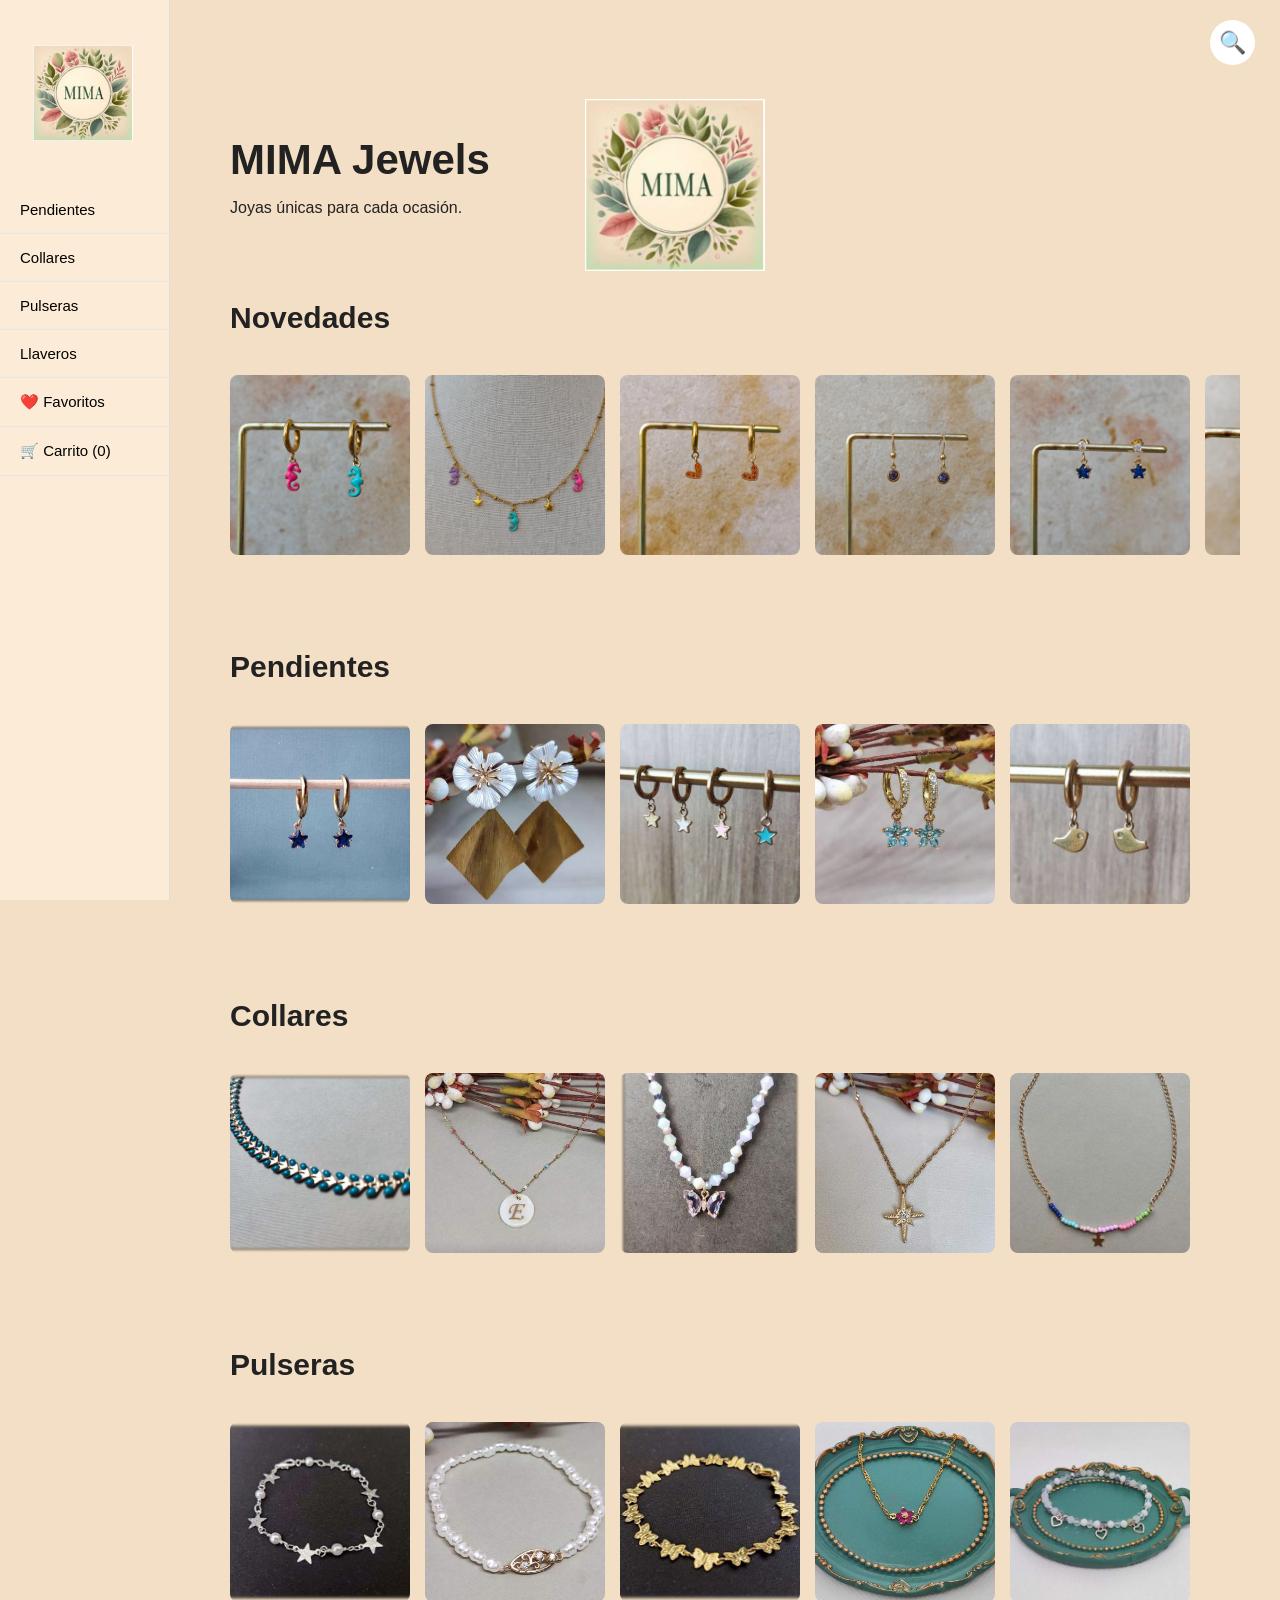
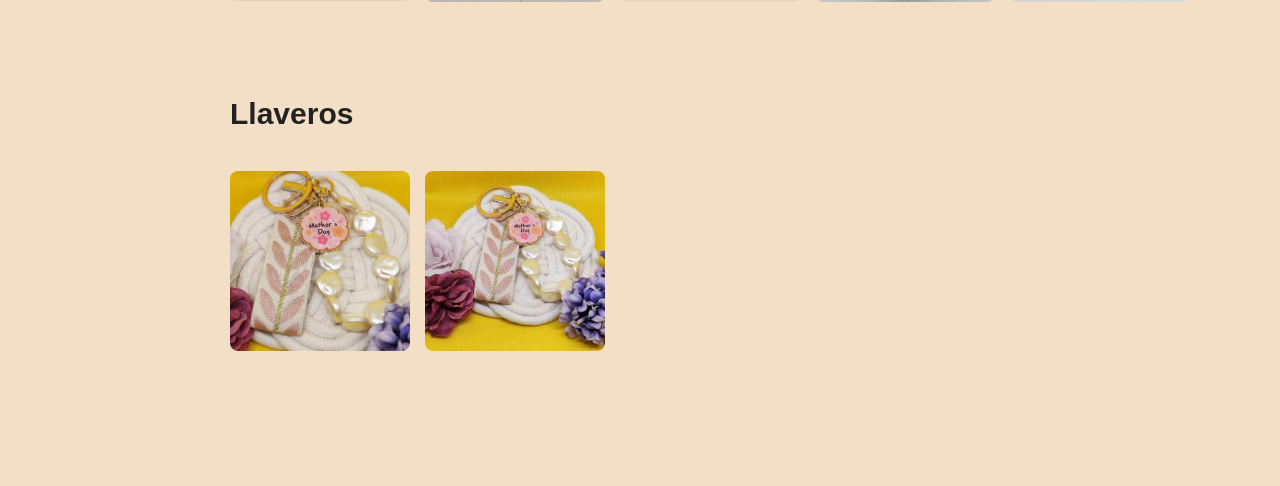
<file: index.html>
<!DOCTYPE html>
<html lang="es">
<head>
    <meta charset="UTF-8">
    <meta name="viewport" content="width=device-width, initial-scale=1.0">
    <title>MIMA Joyas</title>
   <link rel="stylesheet" href="css/style.css">
</head>

<body>

<nav>
    <a href="index.html" class="logo-menu">
      <img src="imagenes/iconos/Logo Mima.JPG" alt="MIMA Joyas">
    </a>
    <a href="pendientes.html">Pendientes</a>
    <a href="collares.html">Collares</a>
    <a href="pulseras.html">Pulseras</a>
    <a href="llaveros.html">Llaveros</a>
    <a href="favoritos.html">❤️ Favoritos</a>
    <a href="carrito.html" id="menu-carrito">🛒 Carrito (0)</a>
</nav>

<button id="boton-buscar" aria-label="Buscar">🔍</button>
<div id="buscador">
    <input type="text" id="campo-busqueda" placeholder="Buscar una joya...">
    <button id="cerrar-busqueda">✕</button>
</div>

<div id="resultados-busqueda"></div>

<main>

 <section id="inicio">
    <div class="titulo-logo">
      <h1>MIMA Jewels</h1>
      <img src="imagenes/iconos/Logo Mima.JPG" alt="Logo MIMA Jewels">
    </div>

    <p>Joyas únicas para cada ocasión.</p>
 </section>

<section id="novedades">
    <h2>Novedades</h2>

    <div class="carrusel-categoria" id="lista-novedades"></div>
</section>

<section id="pendientes">
    <h2><a href="pendientes.html">Pendientes</a></h2>

    <div class="carrusel-categoria">

        <a href="producto.html?id=blau-mari-pendientes">
            <img src="imagenes/pendientes/blau-mari.jpg" alt="Blau Marí">
        </a>

        <a href="producto.html?id=fleur">
            <img src="imagenes/pendientes/fleur.jpg" alt="Fleur">
        </a>

        <a href="producto.html?id=estrellas-pendientes">
            <img src="imagenes/pendientes/estrellas.JPG" alt="Estrellas">
        </a>

        <a href="producto.html?id=blau-clar">
            <img src="imagenes/pendientes/blau-clar.jpg" alt="Blau Clar">
        </a>

        <a href="producto.html?id=ruiseñor">
            <img src="imagenes/pendientes/ruiseñor.JPG" alt="Ruiseñor">
        </a>

    </div>
</section>

<section id="collares">
   <h2><a href="collares.html">Collares</a></h2>

    <div class="carrusel-categoria">

        <a href="producto.html?id=aguamarina">
            <img src="imagenes/collares/aguamarina.jpg" alt="Aguamarina">
        </a>

        <a href="producto.html?id=initial">
            <img src="imagenes/collares/initial.jpg" alt="Initial">
        </a>

        <a href="producto.html?id=rose">
            <img src="imagenes/collares/rose.jpg" alt="Rose">
        </a>

        <a href="producto.html?id=polus-stella">
            <img src="imagenes/collares/polus-stella.jpg" alt="Polus Stella">
        </a>

        <a href="producto.html?id=sami">
            <img src="imagenes/collares/sami.jpg" alt="Sami">
        </a>

    </div>
</section>

<section id="pulseras">
 <h2><a href="pulseras.html">Pulseras</a></h2>

    <div class="carrusel-categoria">

        <a href="producto.html?id=brilliant">
            <img src="imagenes/pulseras/brilliant.jpg" alt="Brilliant">
        </a>

        <a href="producto.html?id=fibula">
            <img src="imagenes/pulseras/fibula.jpg" alt="Fíbula">
        </a>

        <a href="producto.html?id=mariposas">
            <img src="imagenes/pulseras/mariposas.jpg" alt="Mariposas">
        </a>

        <a href="producto.html?id=zinnia">
            <img src="imagenes/pulseras/zinnia.jpg" alt="Zinnia">
        </a>

        <a href="producto.html?id=brisa">
            <img src="imagenes/pulseras/brisa.jpg" alt="Brisa">
        </a>

    </div>
</section>

<section id="llaveros">
  <h2><a href="llaveros.html">Llaveros</a></h2>

    <div class="carrusel-categoria">

        <a href="producto.html?id=mother´s-day">
            <img src="imagenes/llaveros/mother´s-day.jpg" alt="Mother's Day">
        </a>

        <a href="producto.html?id=mother´s-day">
            <img src="imagenes/llaveros/mother´s-day-2.jpg" alt="Mother's Day">
        </a>

    </div>
</section>

</main>

<script src="js/productos.js"></script>
<script src="js/producto.js"></script>
<script src="js/novedades.js"></script>
<script src="js/buscador.js"></script>
<script src="js/script.js"></script>
<script src="js/carrito-contador.js"></script>


</body>
</html>
</file>
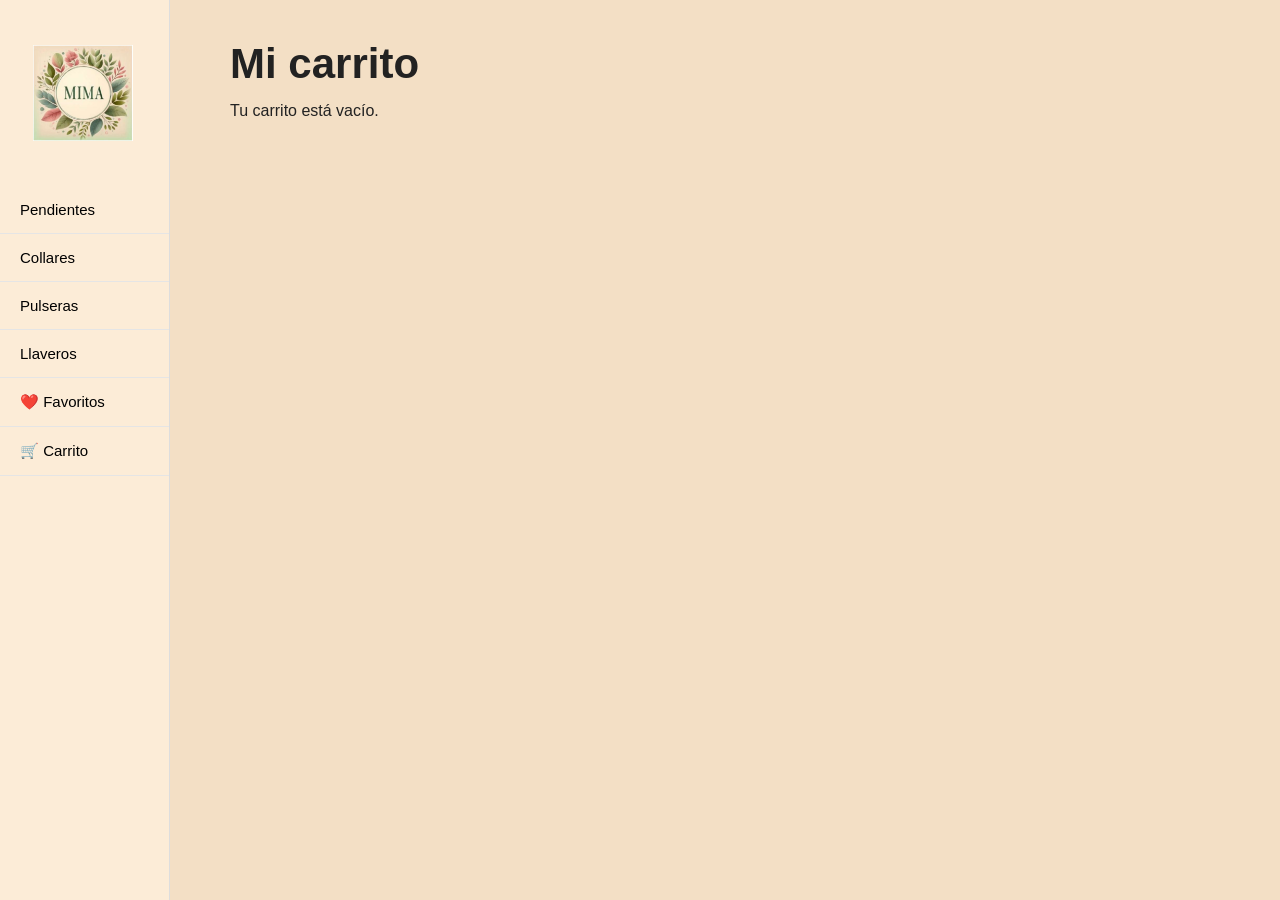
<file: carrito.html>
<!DOCTYPE html>
<html lang="es">

<head>
    <meta charset="UTF-8">
    <meta name="viewport" content="width=device-width, initial-scale=1.0">
    <title>Carrito - MIMA Joyas</title>
    <link rel="stylesheet" href="css/style.css">

</head>

<body>

<nav>

  <a href="index.html" class="logo-menu">
     <img src="imagenes/iconos/Logo Mima.JPG" alt="MIMA Joyas">
  </a>

    <a href="pendientes.html">Pendientes</a>
    <a href="collares.html">Collares</a>
    <a href="pulseras.html">Pulseras</a>
    <a href="llaveros.html">Llaveros</a>
    <a href="favoritos.html">❤️ Favoritos</a>
    <a href="carrito.html">🛒 Carrito</a>

</nav>

<main>

    <h1>Mi carrito</h1>

    <div id="contenido-carrito">

        <p>Tu carrito está vacío.</p>

    </div>

</main>

<script src="js/carrito.js"></script>
<script src="js/carrito-contador.js"></script>

</body>

</html>
</file>
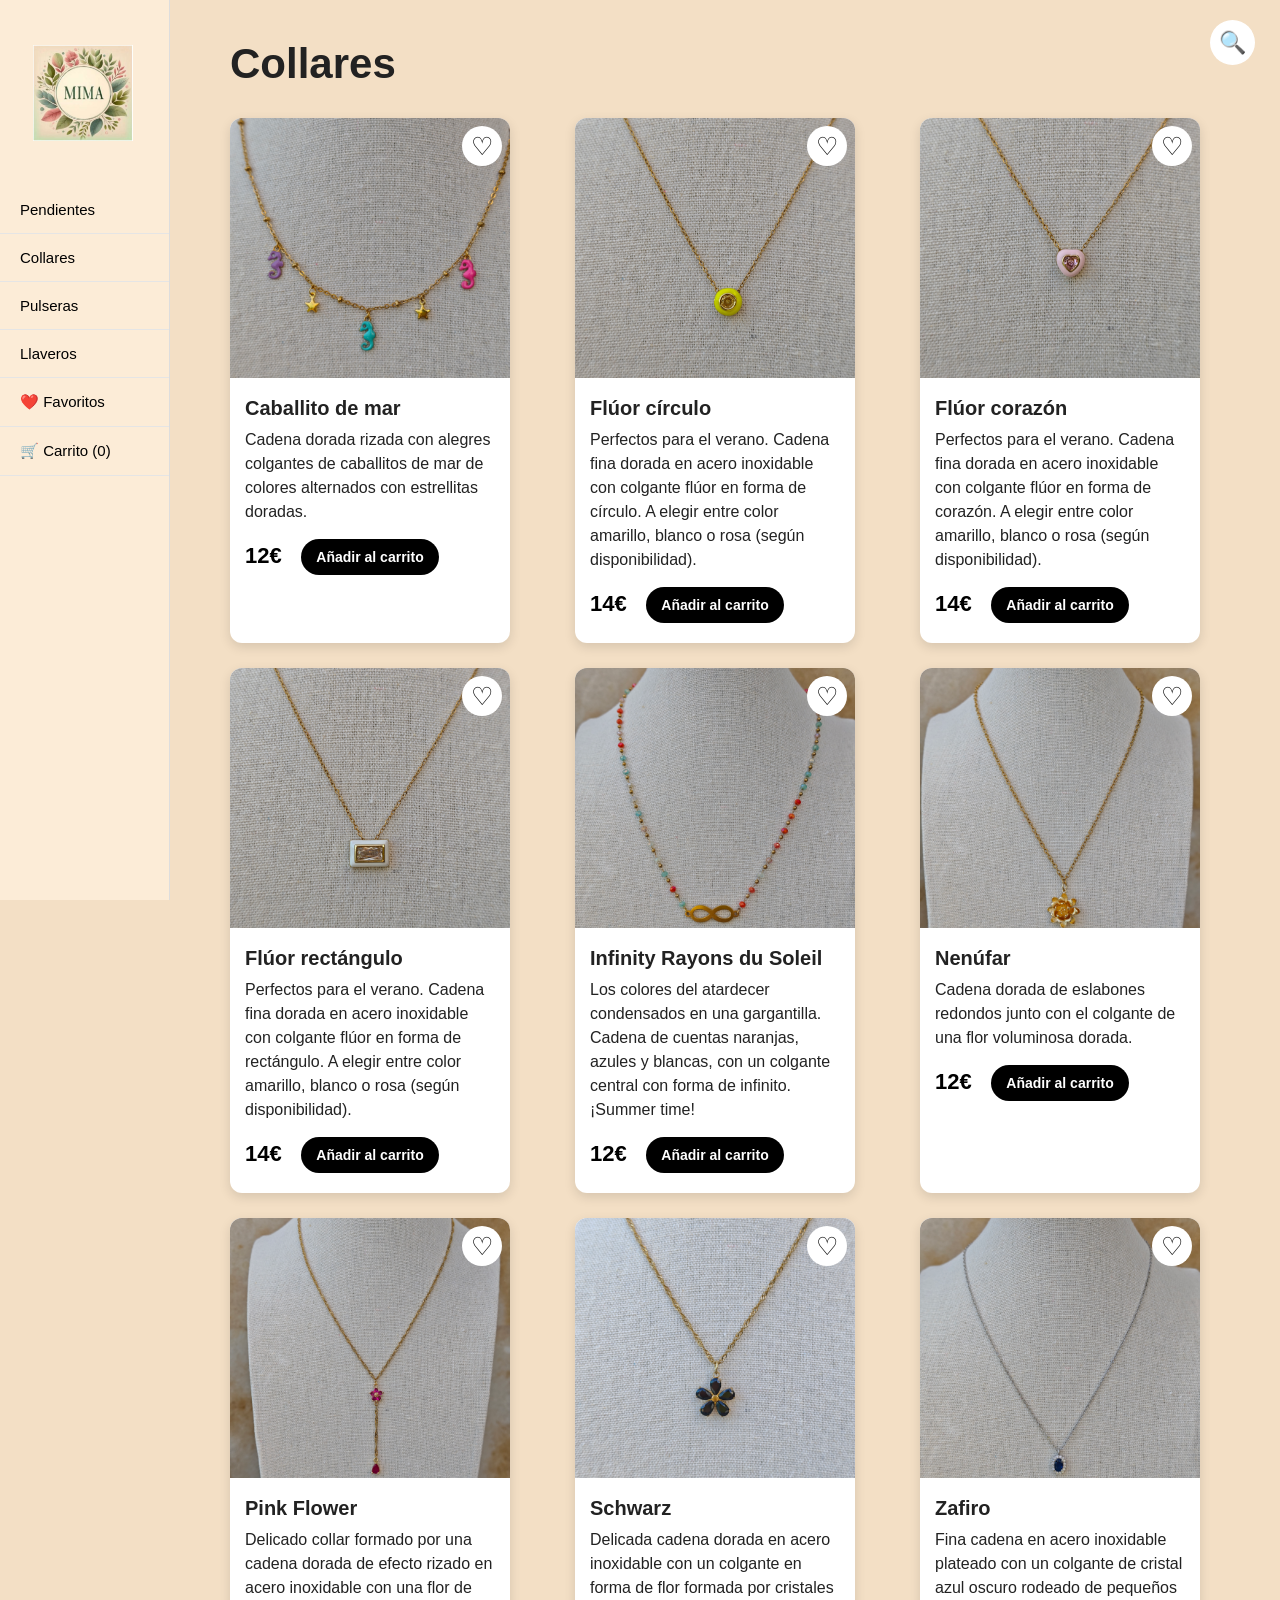
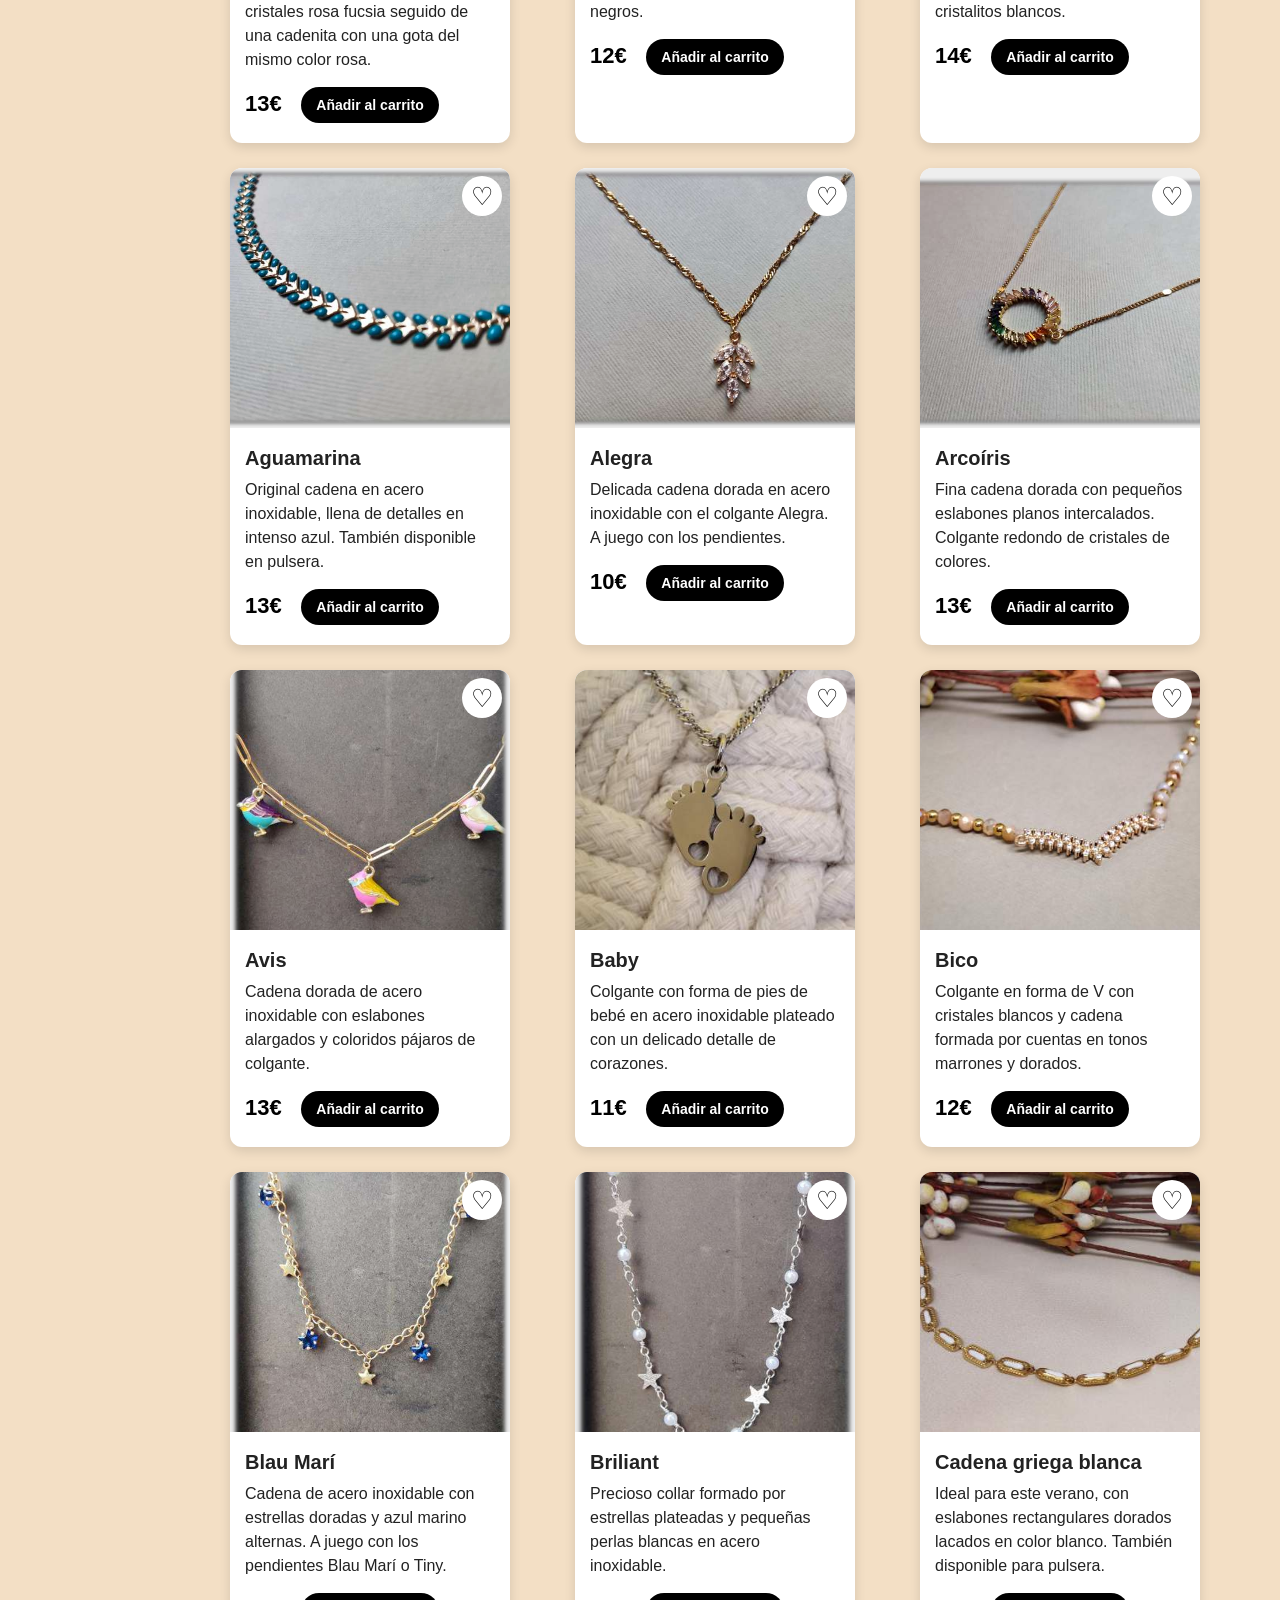
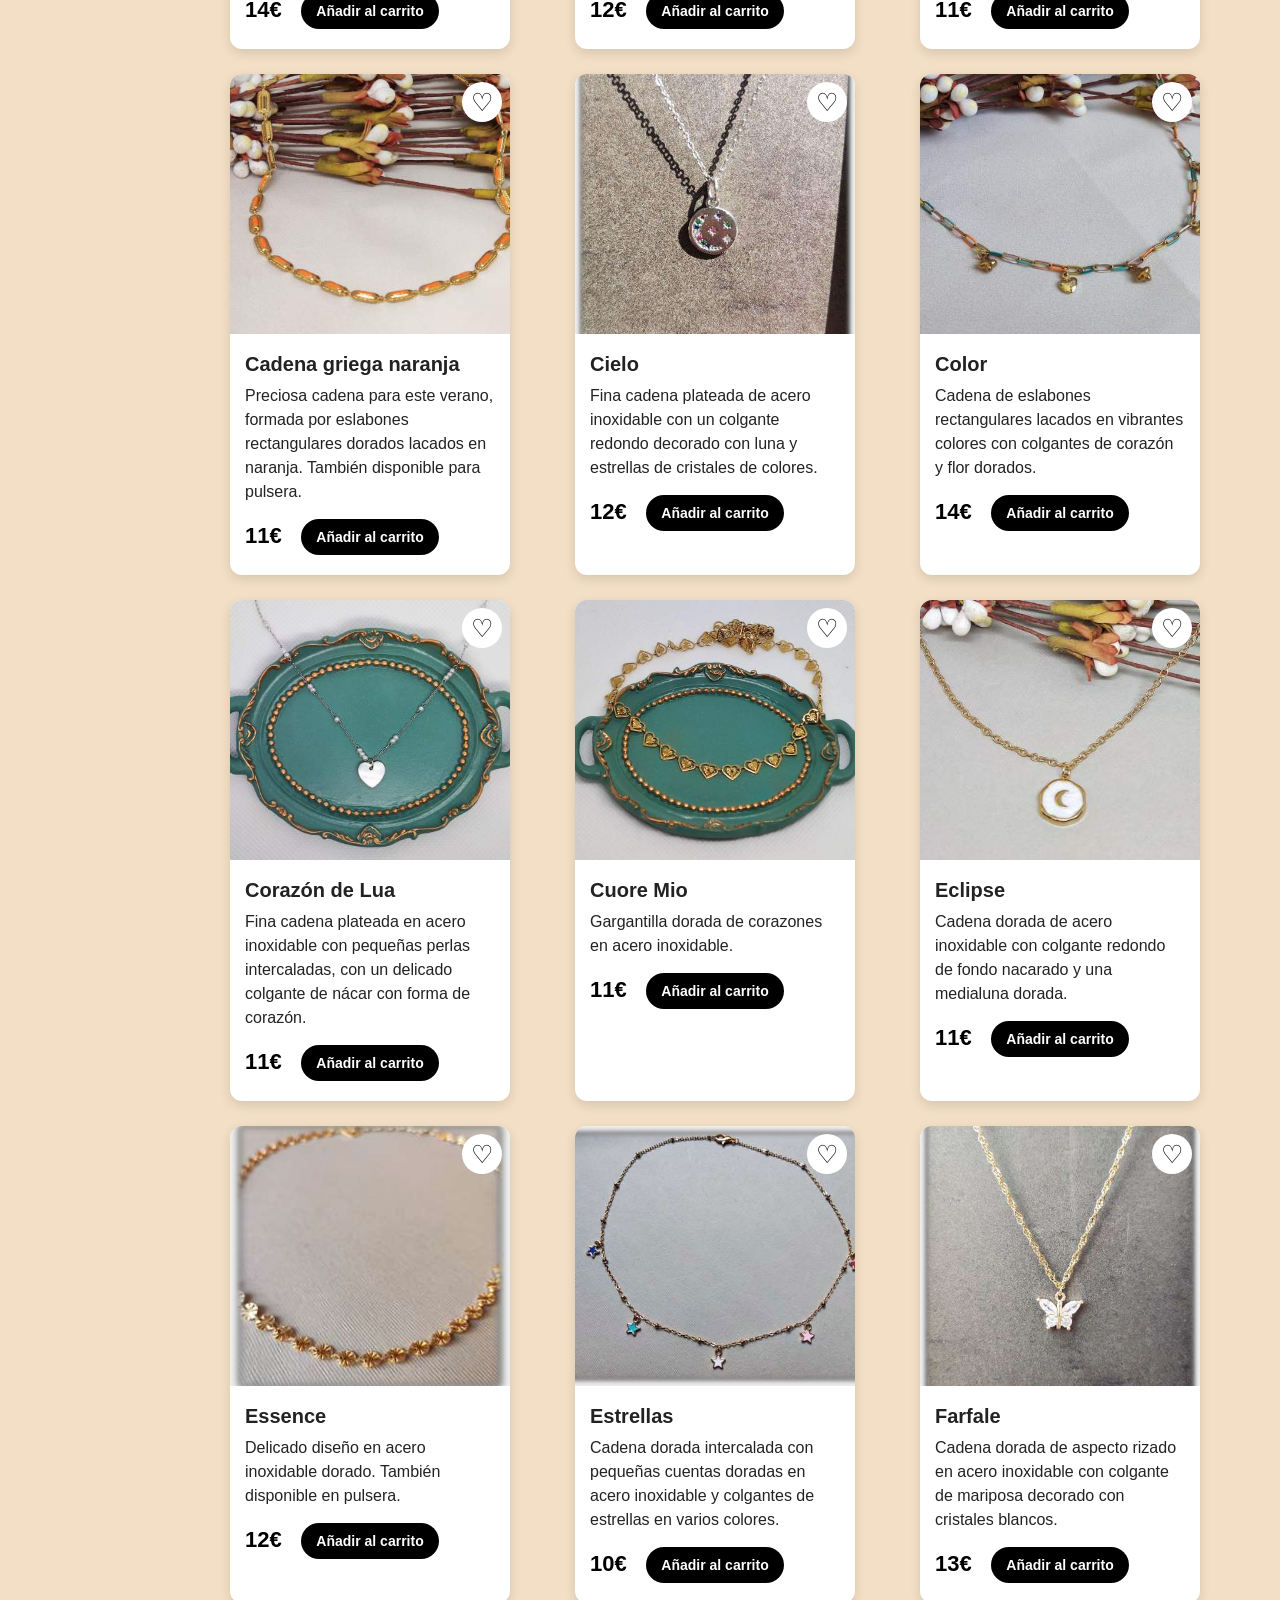
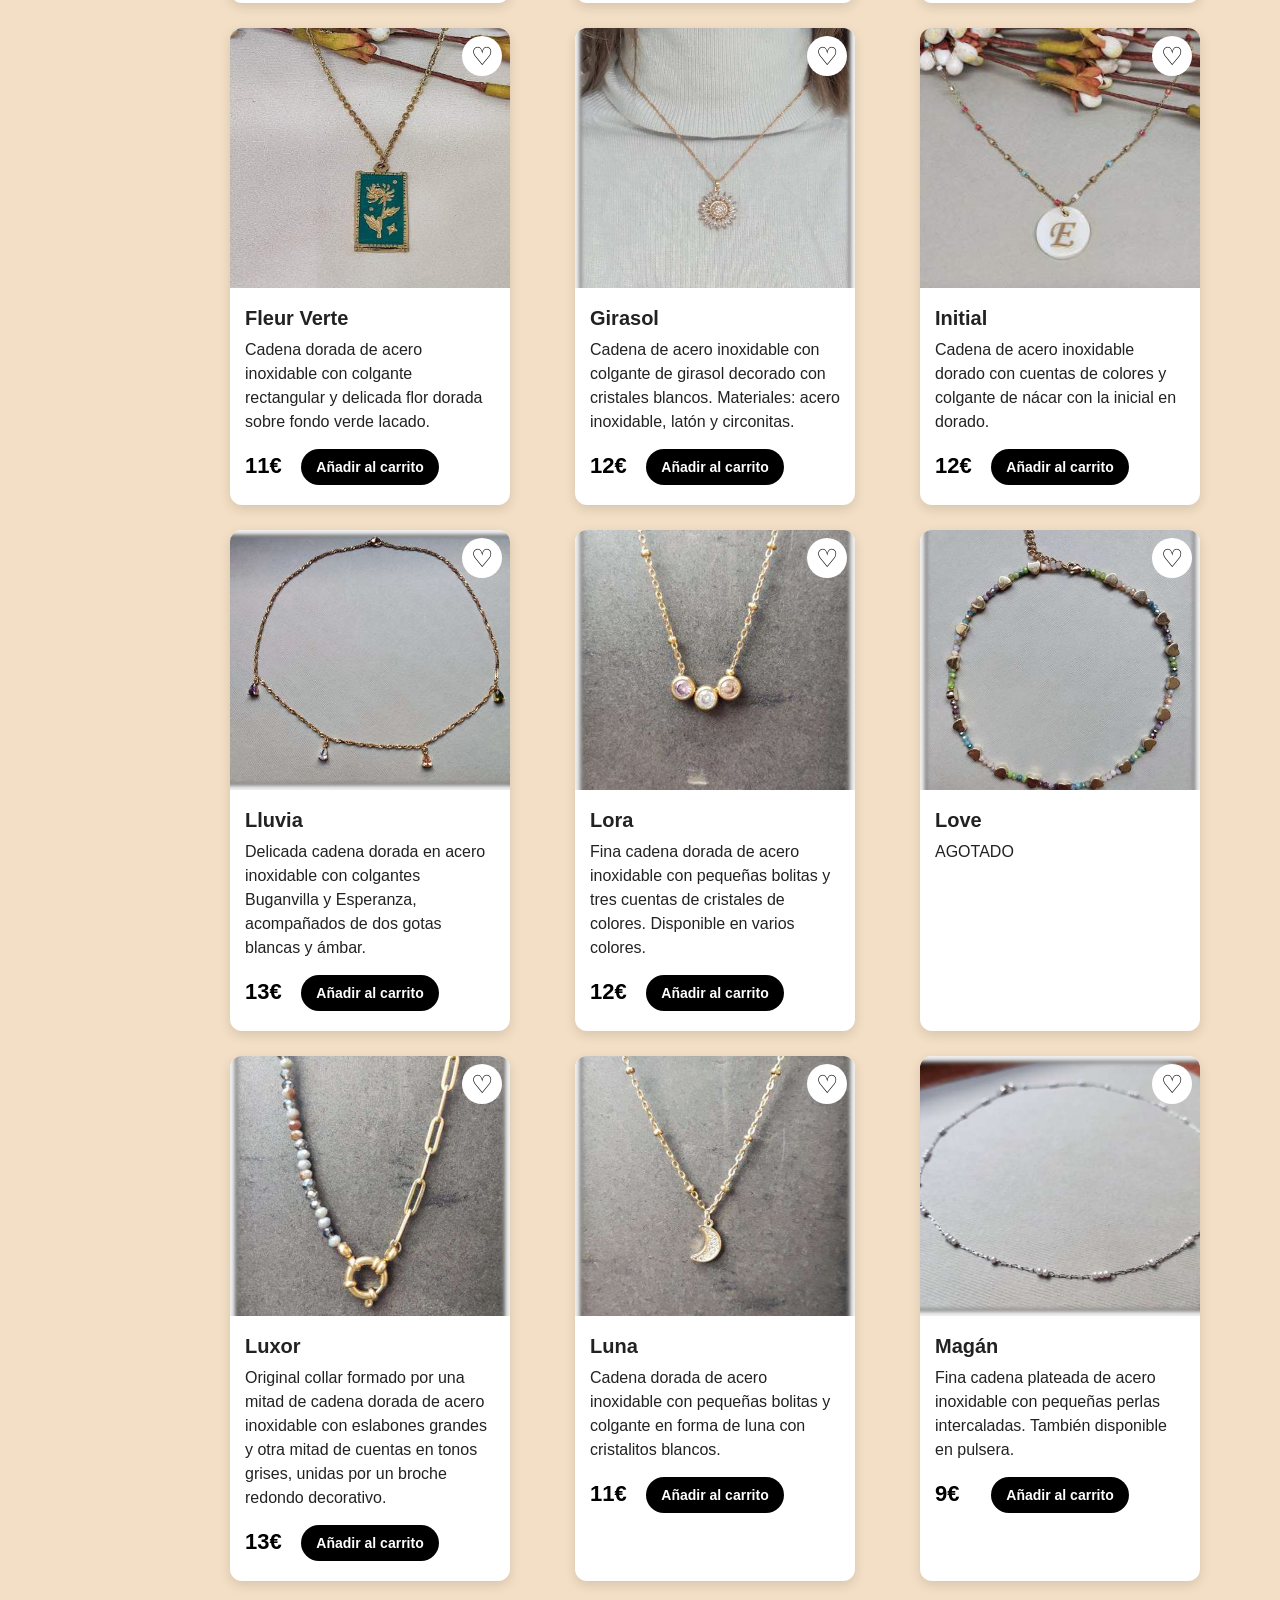
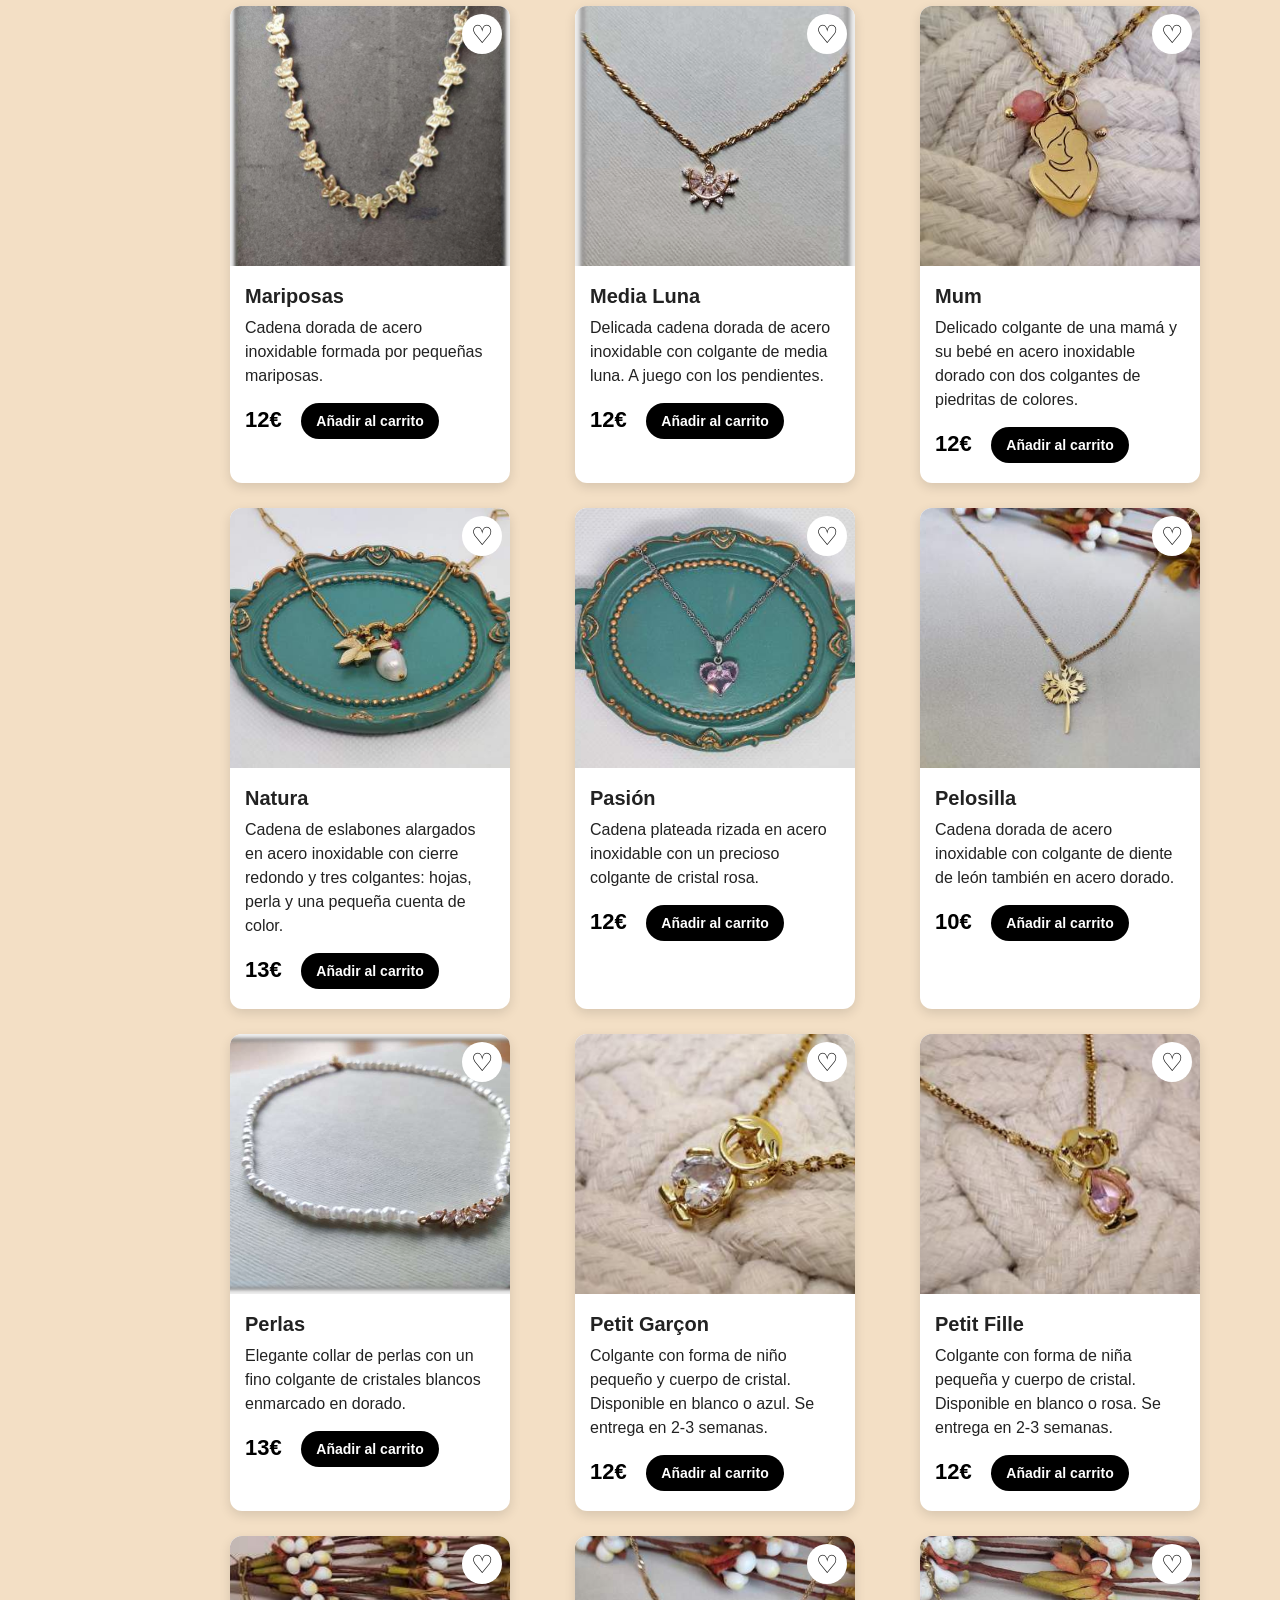
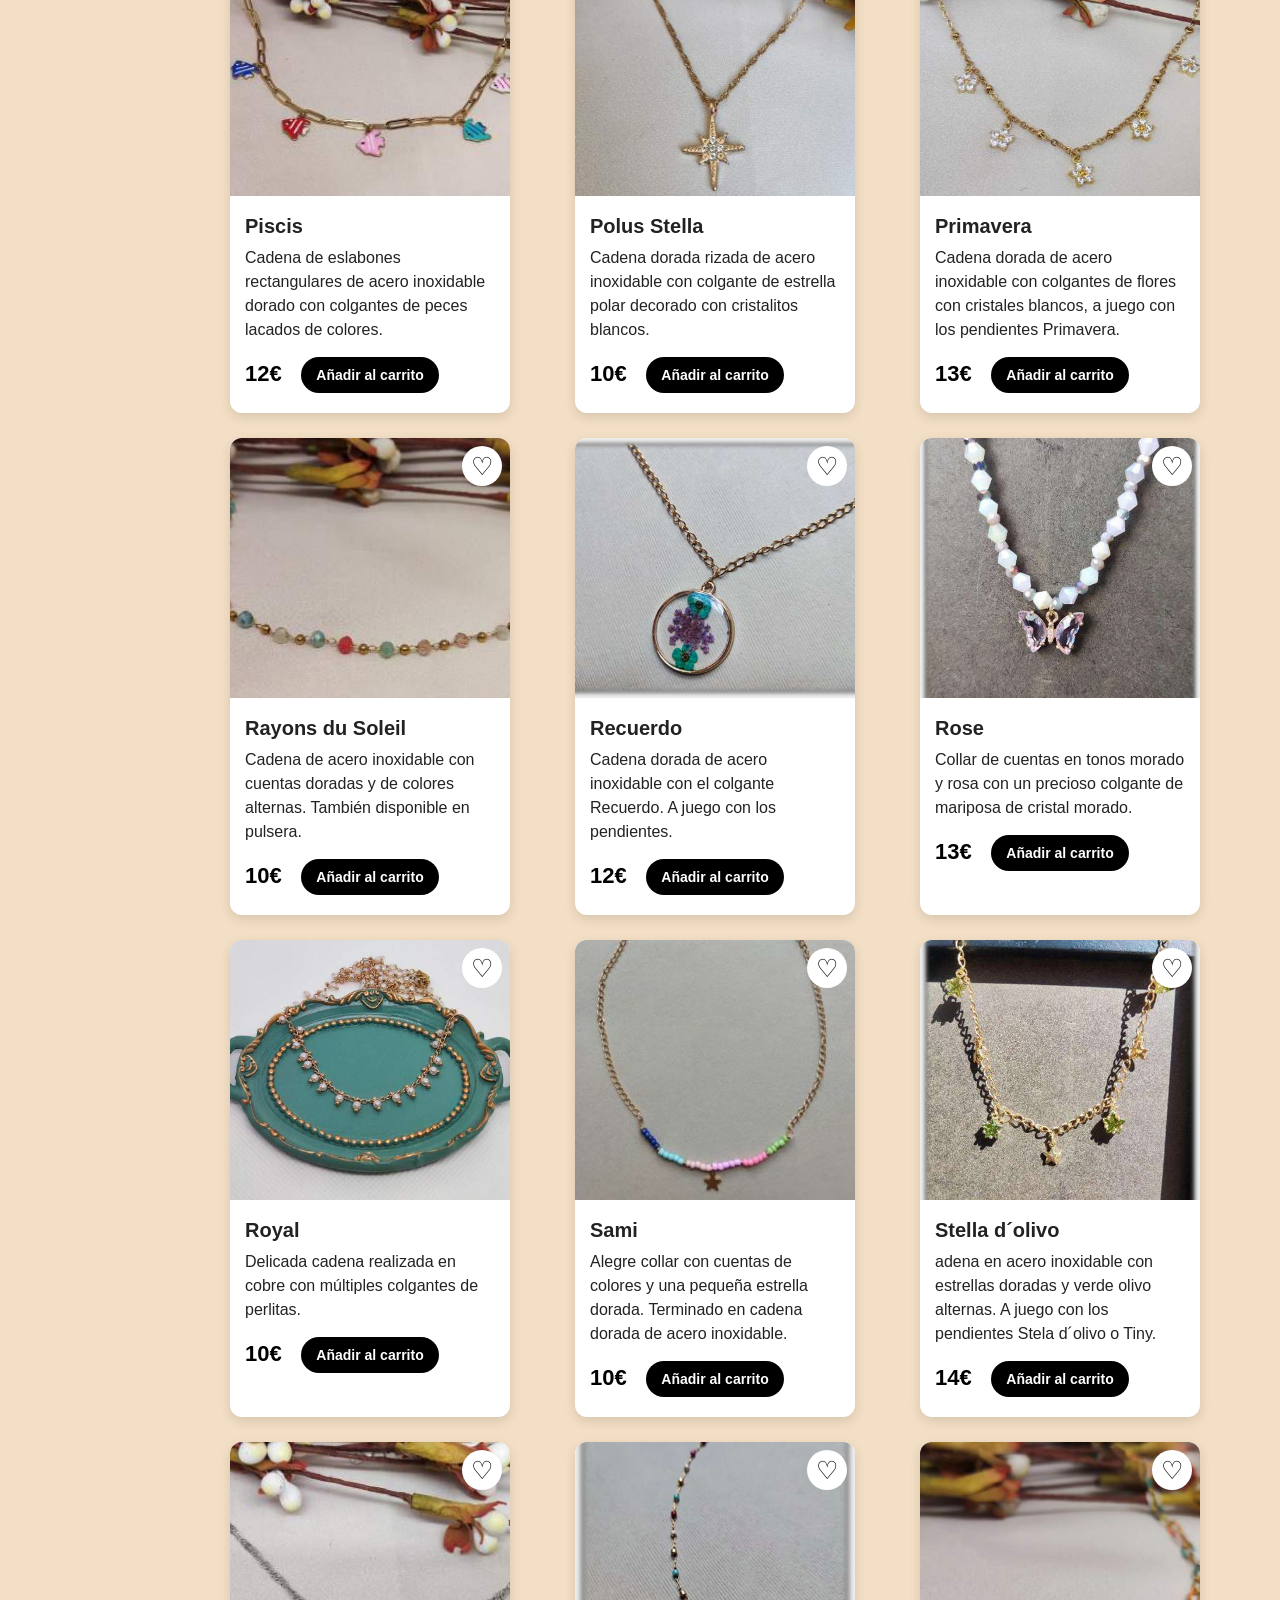
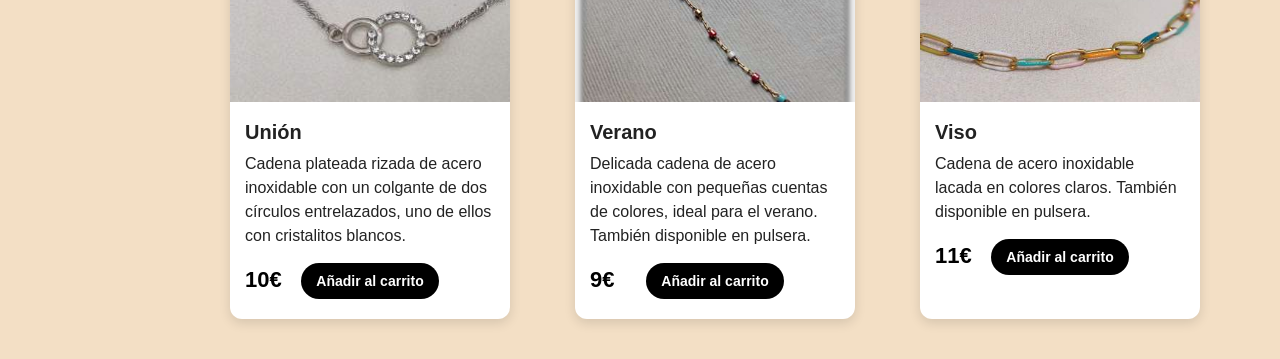
<file: collares.html>
<!DOCTYPE html>
<html lang="es">

<head>
    <meta charset="UTF-8">
    <meta name="viewport" content="width=device-width, initial-scale=1.0">
    <title>Collares - MIMA Joyas</title>
    <link rel="stylesheet" href="css/style.css">
</head>

<body>

<nav>

    <a href="index.html" class="logo-menu">
     <img src="imagenes/iconos/Logo Mima.JPG" alt="MIMA Joyas">
    </a>

    <a href="pendientes.html">Pendientes</a>
    <a href="collares.html">Collares</a>
    <a href="pulseras.html">Pulseras</a>
    <a href="llaveros.html">Llaveros</a>
    <a href="favoritos.html">❤️ Favoritos</a>
    <a href="carrito.html" id="menu-carrito">🛒 Carrito (0)</a>

</nav>
<button id="boton-buscar" aria-label="Buscar">🔍</button>

<div id="buscador">
    <input
        type="text"
        id="campo-busqueda"
        placeholder="Buscar una joya..."
    >
    <button id="cerrar-busqueda">✕</button>
</div>

<div id="resultados-busqueda"></div>

<main>

<h1>Collares</h1>

<div id="lista-productos" class="productos"></div>


</main>

<script src="js/productos.js"></script>
<script src="js/favoritos.js"></script>
<script src="js/script.js"></script>
<script src="js/carrito-contador.js"></script>
<script src="js/buscador.js"></script>

</body>

</html>
</file>
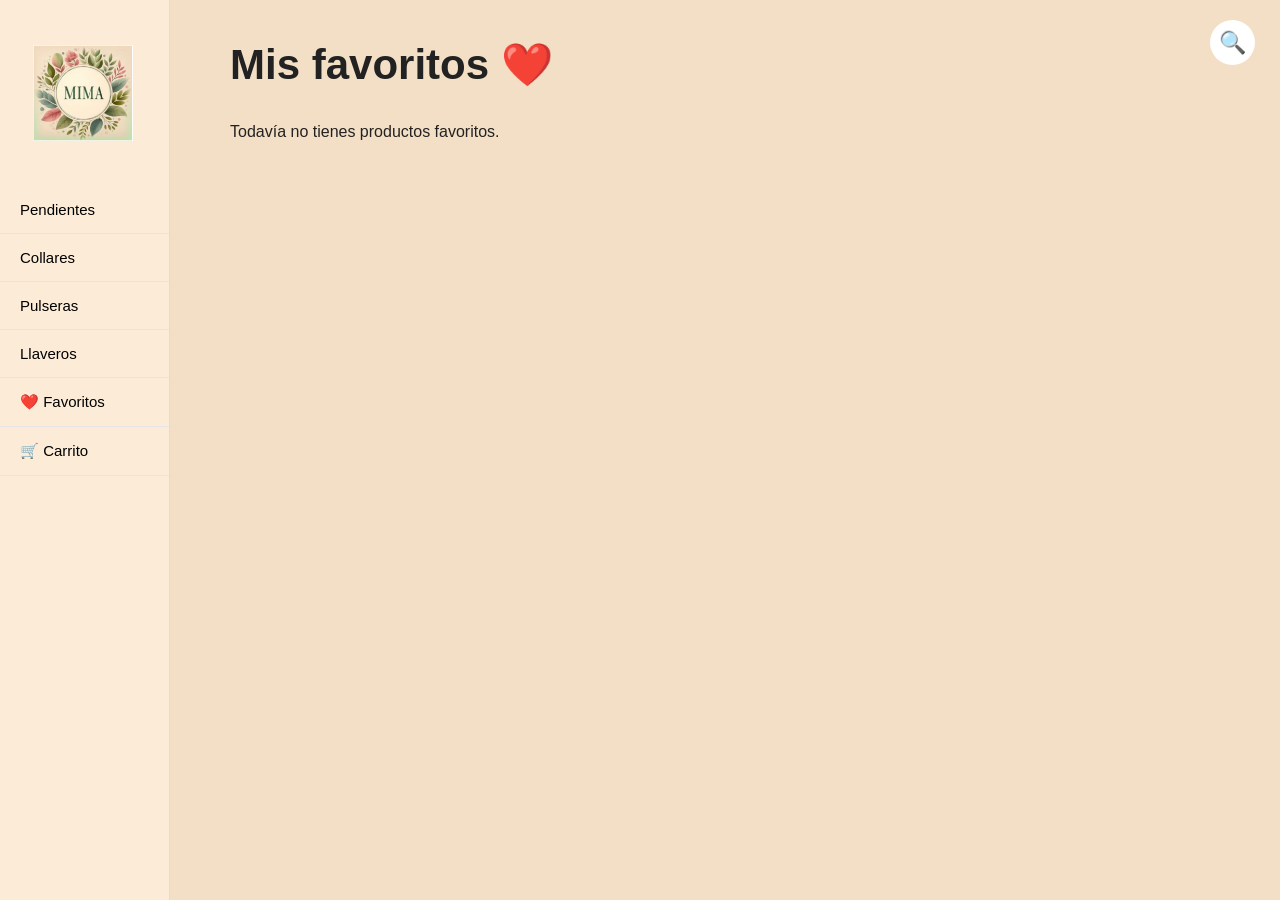
<file: favoritos.html>
<!DOCTYPE html>
<html lang="es">
<head>
    <meta charset="UTF-8">
    <meta name="viewport" content="width=device-width, initial-scale=1.0">
    <title>Favoritos - MIMA Joyas</title>

    <link rel="stylesheet" href="css/style.css">
</head>

<body>

    <nav>
        <a href="index.html" class="logo-menu">
            <img src="imagenes/iconos/Logo Mima.JPG" alt="MIMA Joyas">
        </a>

        <a href="pendientes.html">Pendientes</a>
        <a href="collares.html">Collares</a>
        <a href="pulseras.html">Pulseras</a>
        <a href="llaveros.html">Llaveros</a>
        <a href="favoritos.html">❤️ Favoritos</a>
        <a href="carrito.html">🛒 Carrito</a>
    </nav>
    <button id="boton-buscar" aria-label="Buscar">🔍</button>

<div id="buscador">
    <input
        type="text"
        id="campo-busqueda"
        placeholder="Buscar una joya..."
    >
    <button id="cerrar-busqueda">✕</button>
</div>

<div id="resultados-busqueda"></div>

    <main>

        <h1>Mis favoritos ❤️</h1>

        <div id="lista-favoritos" class="productos"></div>

        <p id="sin-favoritos" style="display:none;">
            Todavía no tienes productos favoritos.
        </p>

    </main>
<script src="js/productos.js"></script>
<script src="js/favoritos.js"></script>
<script src="js/script.js"></script>
<script src="js/carrito-contador.js"></script>
<script src="js/buscador.js"></script>

</body>
</html>
</file>
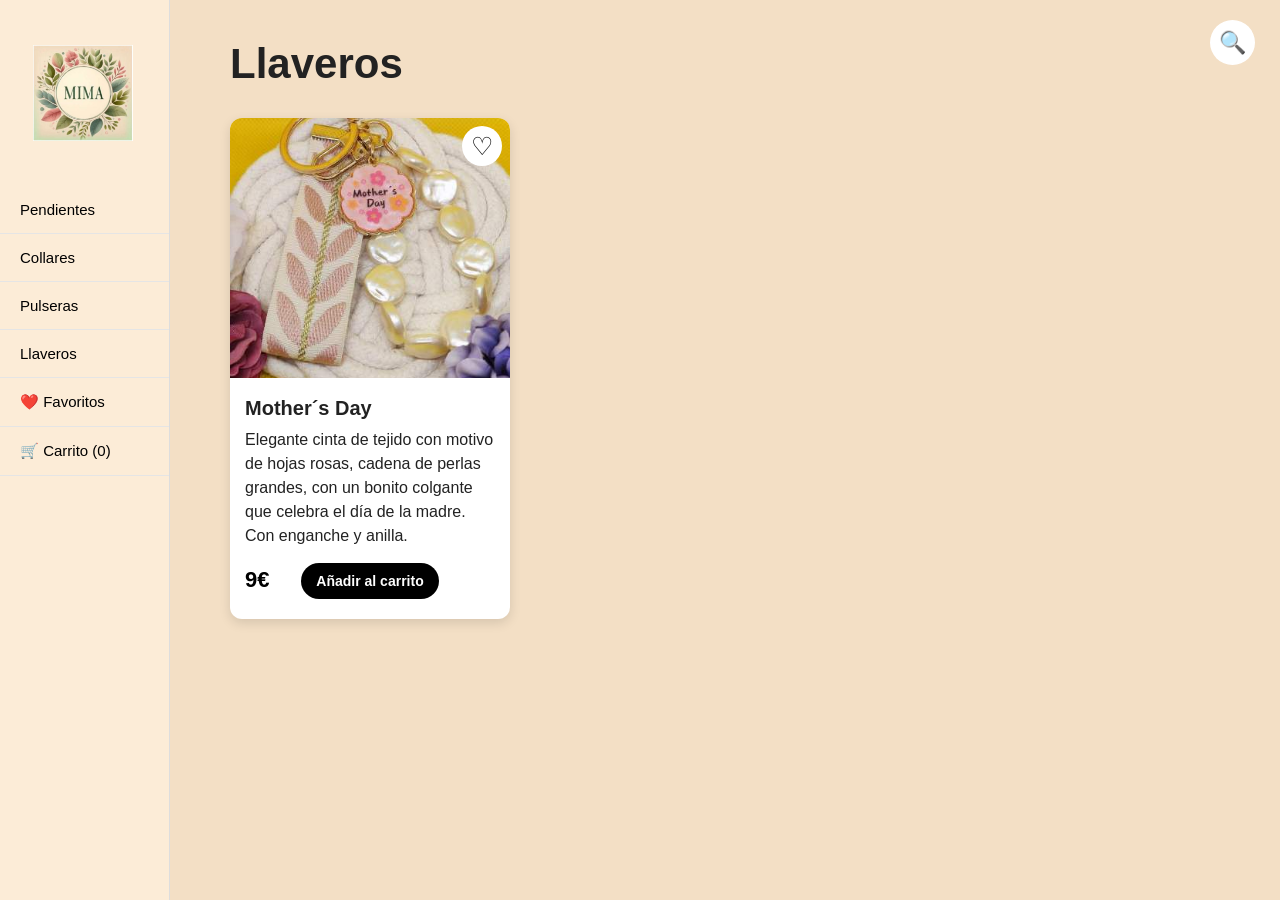
<file: llaveros.html>
<!DOCTYPE html>
<html lang="es">

<head>
    <meta charset="UTF-8">
    <meta name="viewport" content="width=device-width, initial-scale=1.0">
    <title>Llaveros - MIMA Joyas</title>
    <link rel="stylesheet" href="css/style.css">
</head>

<body>

<nav>

 <a href="index.html" class="logo-menu">
    <img src="imagenes/iconos/Logo Mima.JPG" alt="MIMA Joyas">
 </a>
    <a href="pendientes.html">Pendientes</a>
    <a href="collares.html">Collares</a>
    <a href="pulseras.html">Pulseras</a>
    <a href="llaveros.html">Llaveros</a>
    <a href="favoritos.html">❤️ Favoritos</a>
    <a href="carrito.html" id="menu-carrito">🛒 Carrito (0)</a>

</nav>
<button id="boton-buscar" aria-label="Buscar">🔍</button>

<div id="buscador">
    <input
        type="text"
        id="campo-busqueda"
        placeholder="Buscar una joya..."
    >
    <button id="cerrar-busqueda">✕</button>
</div>

<div id="resultados-busqueda"></div>

<main>

<h1>Llaveros</h1>

<div id="lista-productos" class="productos"></div>


</main>

<script src="js/productos.js"></script>
<script src="js/favoritos.js"></script>
<script src="js/script.js"></script>
<script src="js/carrito-contador.js"></script>
<script src="js/buscador.js"></script>

</body>

</html>
</file>
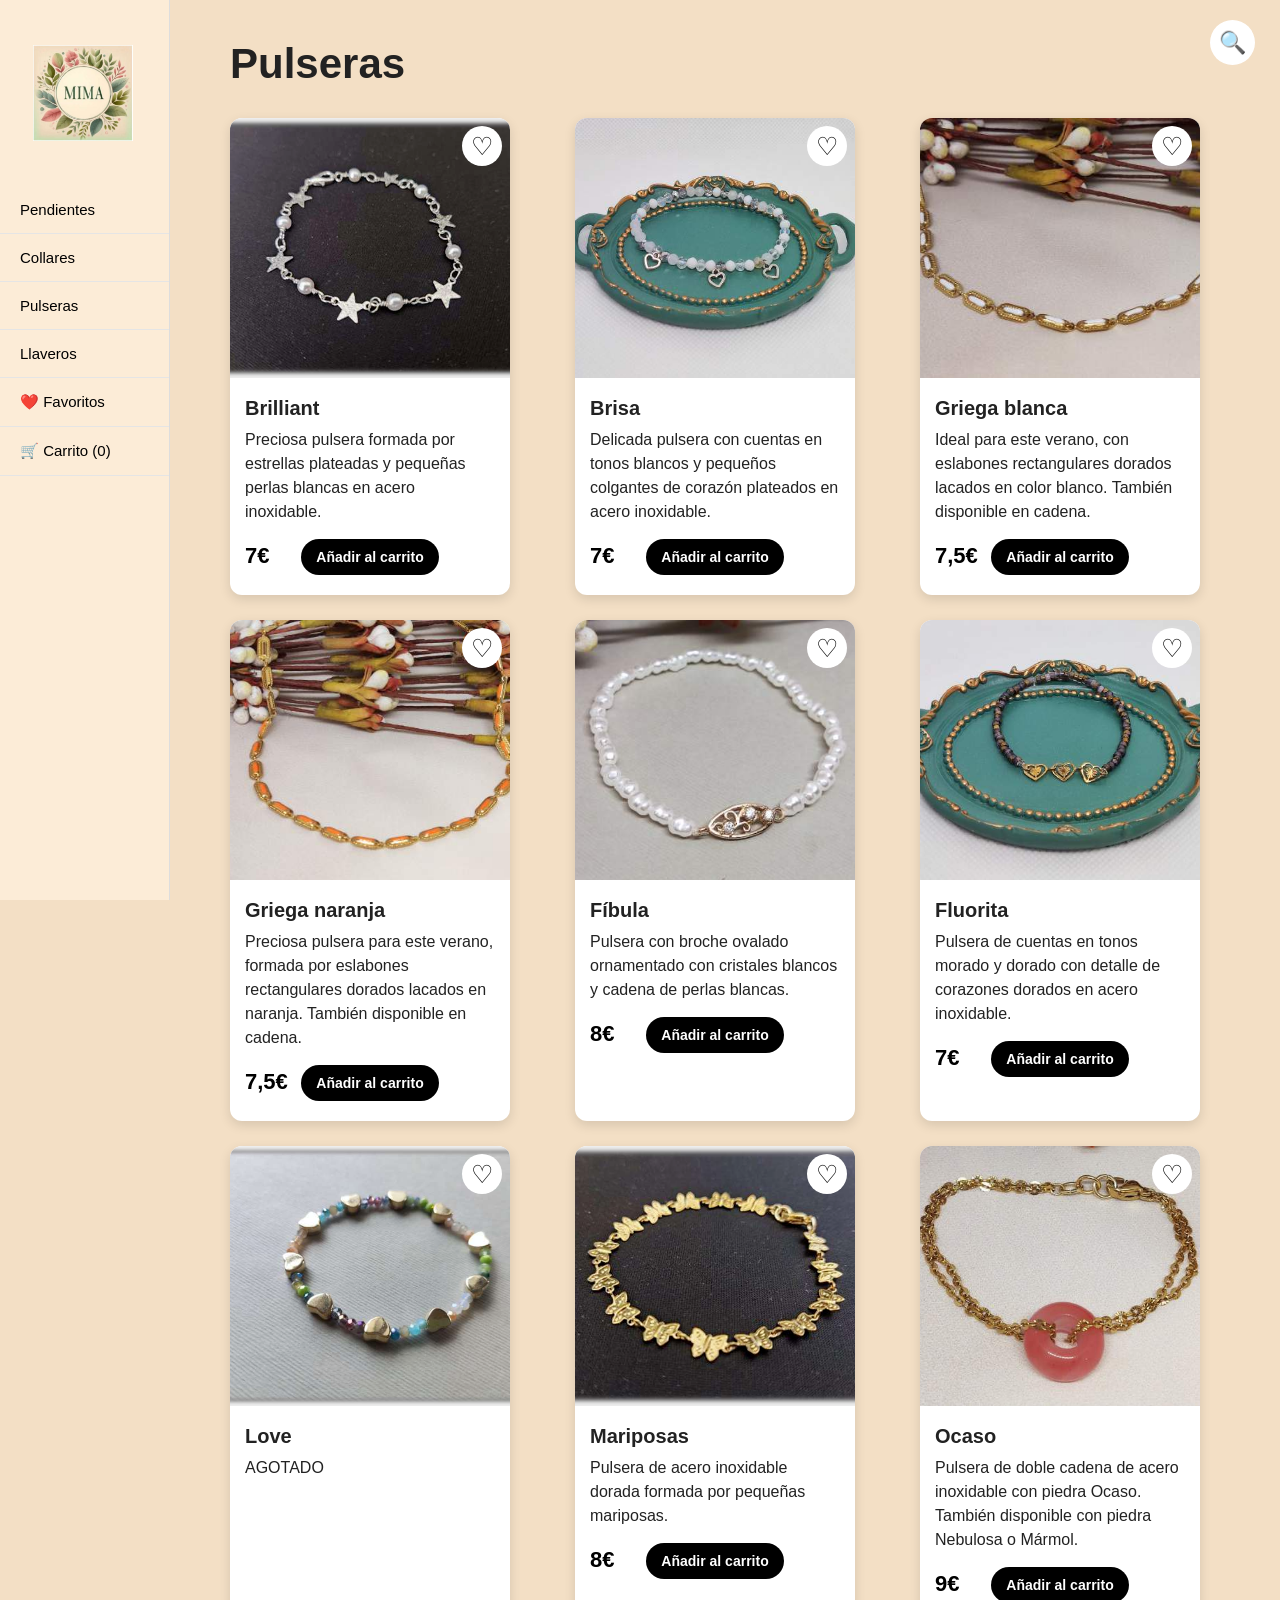
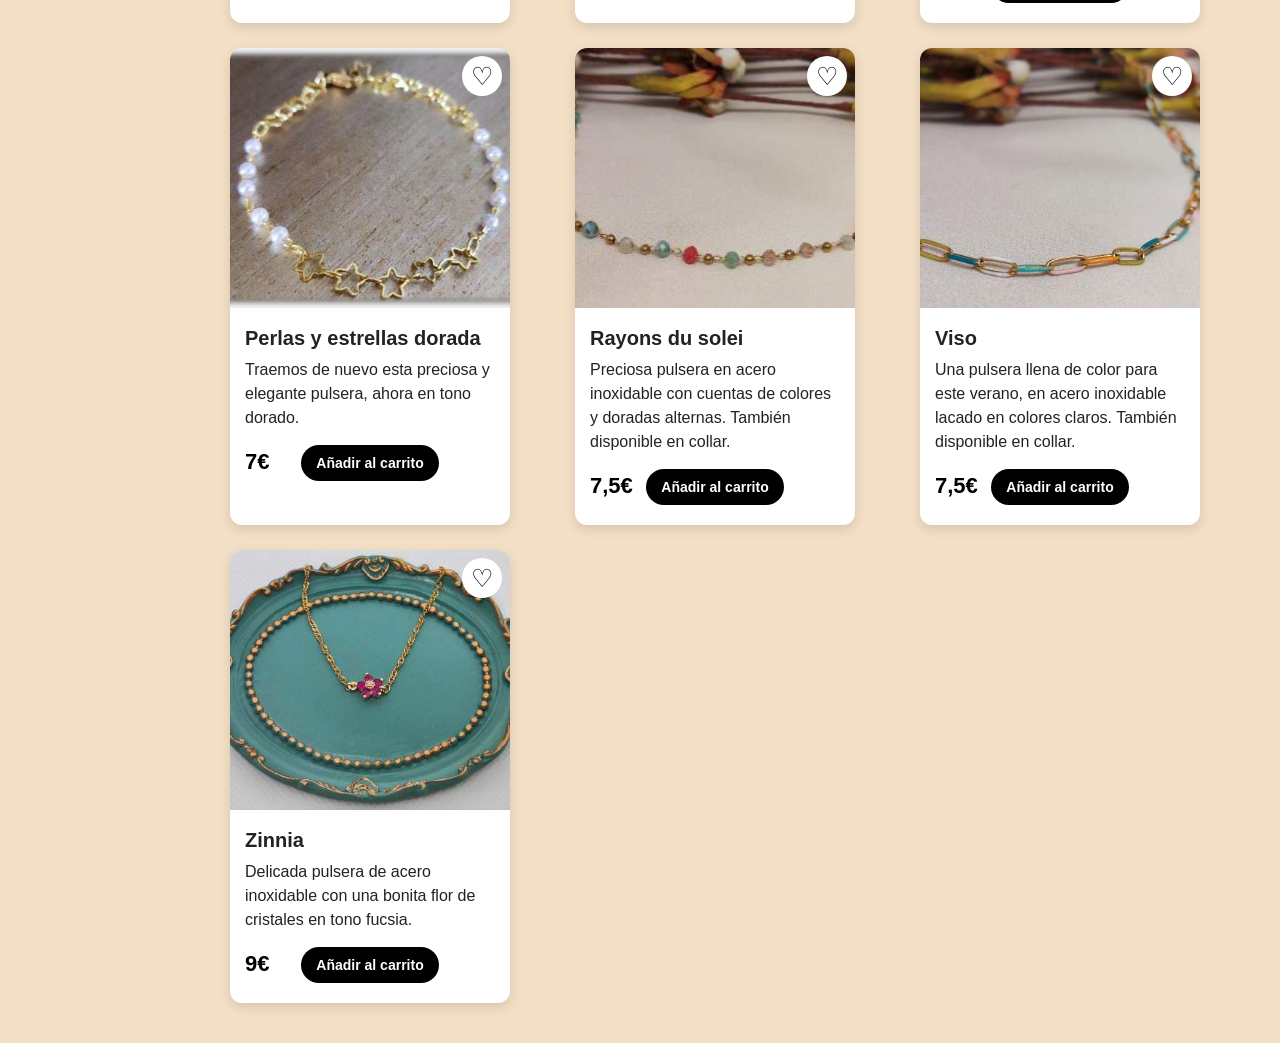
<file: pulseras.html>
<!DOCTYPE html>
<html lang="es">

<head>
    <meta charset="UTF-8">
    <meta name="viewport" content="width=device-width, initial-scale=1.0">
    <title>Pulseras - MIMA Joyas</title>
    <link rel="stylesheet" href="css/style.css">
</head>

<body>

<nav>

  <a href="index.html" class="logo-menu">
    <img src="imagenes/iconos/Logo Mima.JPG" alt="MIMA Joyas">
 </a>

    <a href="pendientes.html">Pendientes</a>
    <a href="collares.html">Collares</a>
    <a href="pulseras.html">Pulseras</a>
    <a href="llaveros.html">Llaveros</a>
    <a href="favoritos.html">❤️ Favoritos</a>
    <a href="carrito.html" id="menu-carrito">🛒 Carrito (0)</a>

</nav>
<button id="boton-buscar" aria-label="Buscar">🔍</button>

<div id="buscador">
    <input
        type="text"
        id="campo-busqueda"
        placeholder="Buscar una joya..."
    >
    <button id="cerrar-busqueda">✕</button>
</div>

<div id="resultados-busqueda"></div>

<main>

<h1>Pulseras</h1>

<div id="lista-productos" class="productos"></div>


</main>

<script src="js/productos.js"></script>
<script src="js/favoritos.js"></script>
<script src="js/script.js"></script>
<script src="js/carrito-contador.js"></script>
<script src="js/buscador.js"></script>

</body>

</html>
</file>
<file: css/style.css>
*{
    margin:0;
    padding:0;
    box-sizing:border-box;
}

body{
    font-family:Arial, Helvetica, sans-serif;
    background:#f3dfc5ff;
    color:#222;
}

nav{
    position:fixed;
    left:0;
    top:0;
    width:170px;
    height:100vh;
    background:rgb(252, 236, 215);
    border-right:1px solid #ddd;
    padding-top:30px;
}

nav a{
    display:block;
    padding:15px 20px;
    color:black;
    text-decoration:none;
    font-size:15px;
    border-bottom:1px solid #e5e5e5;
    transition:0.3s;
}

nav a:hover{
    background:#f0f0f0;
}

main{
    margin-left:190px;
    padding:40px;
}

section{
    margin-bottom:80px;
}

h1{
    font-size:42px;
    margin-bottom:10px;
}

h2{
    margin-bottom:30px;
    margin-top:40px;
    font-size:30px;
}

p{
    line-height:1.6;
}
.productos{
    display:flex;
    flex-wrap:wrap;
    gap:30px;
}

.producto{
    width:280px;
    background:white;
    border-radius:15px;
    overflow:hidden;
    box-shadow:0 4px 12px rgba(0,0,0,0.15);
    transition:0.3s;
}

.producto:hover{
    transform:translateY(-5px);
}

.producto img{
    width:100%;
    height:280px;
    object-fit:cover;
}

.producto h3{
    padding:15px 15px 5px;
    font-size:20px;
}

.producto p{
    padding:0 15px 15px;
}

.precio{
    font-size:22px;
    font-weight:bold;
}

.productos{
    display:grid;
    grid-template-columns:repeat(auto-fill,minmax(260px,1fr));
    gap:25px;
    margin-top:30px;
}

.producto{
    background:white;
    border-radius:12px;
    overflow:hidden;
    box-shadow:0 4px 12px rgba(0,0,0,0.12);
    transition:0.3s;
}

.producto:hover{
    transform:translateY(-5px);
}

.producto img{
    width:100%;
    height:260px;
    object-fit:cover;
    background:#eeeeee;
}

.producto h3{
    padding:15px 15px 8px;
    font-size:20px;
}

.producto p{
    padding:0 15px 15px;
    line-height:1.5;
}

.precio{
    font-size:22px;
    font-weight:bold;
    color:#000;
}
/* ===== MODAL ===== */

.modal{
    display:none;
    position:fixed;
    top:0;
    left:0;
    width:100%;
    height:100%;
    background:rgba(0,0,0,0.7);
    justify-content:center;
    align-items:center;
    z-index:999;
}

.modal-contenido{
    background:white;
    width:90%;
    max-width:900px;
    border-radius:15px;
    padding:25px;
    position:relative;
    max-height:90vh;
    overflow-y:auto;
}

.cerrar{
    position:absolute;
    top:15px;
    right:20px;
    font-size:35px;
    cursor:pointer;
}

#modal-imagen{
    width:100%;
    max-height:500px;
    object-fit:contain;
    border-radius:10px;
}

.galeria{
    display:flex;
    gap:10px;
    overflow-x:auto;
    margin:20px 0;
    padding-bottom:10px;
}

.miniatura{
    width:90px;
    height:90px;
    object-fit:cover;
    border-radius:8px;
    cursor:pointer;
    border:2px solid transparent;
    transition:0.2s;
}

.miniatura:hover{
    border-color:#000;
}

#modal-nombre{
    margin-top:20px;
    font-size:28px;
}

#modal-descripcion{
    margin-top:10px;
    line-height:1.6;
}

#modal-precio{
    margin-top:20px;
    font-size:28px;
    font-weight:bold;
}
.detalle{
    display:grid;
    grid-template-columns:1fr 1fr;
    gap:40px;
    margin-top:40px;
    align-items:start;
}

.detalle img{
    width:100%;
    border-radius:15px;
}

.detalle-info h1{
    font-size:34px;
    margin-bottom:20px;
}

.detalle-info p{
    line-height:1.8;
    margin-bottom:20px;
}

.detalle-info h2{
    font-size:32px;
    margin-bottom:30px;
}

.comprar{
    background:black;
    color:white;
    border:none;
    padding:15px 30px;
    border-radius:8px;
    cursor:pointer;
    font-size:18px;
}

.comprar:hover{
    opacity:0.9;
}
.detalle-imagen{
    display:flex;
    flex-direction:column;
    align-items:flex-start;
}

.boton-atras{
    margin-top:20px;

    width:55px;
    height:55px;

    border:none;
    border-radius:50%;

    background:white;
    color:black;

    font-size:28px;
    font-weight:bold;

    cursor:pointer;

    display:flex;
    justify-content:center;
    align-items:center;

    box-shadow:0 4px 12px rgba(0,0,0,.25);

    transition:.2s;
}

.boton-atras:hover{
    background:black;
    color:white;
    transform:scale(1.1);
}

.formulario-compra {
    max-width: 500px;
    margin: 30px auto;
    padding: 25px;
    background: white;
    border-radius: 15px;
    box-shadow: 0 4px 12px rgba(0,0,0,0.15);
}

.formulario-compra h2 {
    text-align: center;
    margin-bottom: 25px;
}

.formulario-compra form {
    display: flex;
    flex-direction: column;
    gap: 10px;
}

.formulario-compra label {
    font-weight: bold;
    margin-top: 8px;
}

.formulario-compra input {
    width: 100%;
    box-sizing: border-box;
    padding: 12px;
    border: 1px solid #ccc;
    border-radius: 8px;
    font-size: 16px;
}

.formulario-compra button {
    margin-top: 15px;
    padding: 12px;
    border: none;
    border-radius: 8px;
    cursor: pointer;
    font-size: 16px;
}
/* Botón Comprar */

.boton-comprar {
    display: block;
    width: 220px;
    margin: 15px 0 30px 0;
    padding: 14px 20px;
    border: none;
    border-radius: 25px;
    background: #000;
    color: white;
    font-size: 17px;
    font-weight: bold;
    cursor: pointer;
    transition: 0.3s;
}

.boton-comprar:hover {
    transform: scale(1.05);
    opacity: 0.85;
}

.precio-boton {
    display: flex;
    align-items: center;
    justify-content: center;
    gap: 12px;
    margin: 8px 0 15px 0;
}

.precio-boton .precio {
    margin: 0;
}

.boton-anadir {
    position: relative;
    display: block;
    width: 138px;
    margin: -48px auto 20px auto;
    padding: 10px 15px;
    border: none;
    border-radius: 25px;
    background: #000;
    color: white;
    font-size: 14px;
    font-weight: bold;
    cursor: pointer;
}

.boton-anadir:hover {
    transform: scale(1.05);
    opacity: 0.85;
}

.boton-eliminar {
    display: inline-block;
    width: auto;
    margin: 0;
    padding: 7px 10px;
    border: none;
    border-radius: 20px;
    background: #000;
    color: white;
    font-size: 13px;
    font-weight: bold;
    cursor: pointer;
    transition: 0.3s;
}

.boton-eliminar:hover {
    transform: scale(1.05);
    opacity: 0.85;
}

.boton-eliminar {
    position: relative;
    display: block;
    width: max-content;
    margin: -46px 0 20px 80px;
    padding: 7px 12px;
    border: none;
    border-radius: 20px;
    background: #000;
    color: white;
    font-size: 13px;
    font-weight: bold;
    cursor: pointer;
    transition: 0.3s;
}

.boton-eliminar:hover {
    transform: scale(1.05);
    opacity: 0.85;
}
.titulo-logo {
    display: flex;
    align-items: center;
    gap: 15px;
    margin-top: 30px;
}

.titulo-logo img {
  width: 180px !important;
  height: 180px !important;
  object-fit: contain;
  margin-left: 80px;
  position: relative;
  top: 25px;
}

.titulo-logo h1 {
    margin: 0;
}

#inicio p {
    margin-top: -55px;
}
.logo-menu {
    display: block;
    margin-left: 13px;
    margin-bottom: 30px;
    color: black;
    text-decoration: none;
    font-size: 24px;
    font-weight: bold;
}

.logo-menu img {
    width: 100px;
    height: auto;
    display: block;
    margin-left: 0 !important;
}
#contenido-carrito {
    display: block;
}
.galeria-producto {
    display: flex;
    gap: 10px;
    margin-top: 15px;
    overflow-x: auto;
    width: 100%;
    padding-bottom: 5px;
}

.miniatura-producto {
    width: 80px !important;
    height: 80px !important;
    object-fit: cover;
    border-radius: 8px;
    cursor: pointer;
    flex: 0 0 auto;
}

.miniatura-producto:hover {
    opacity: 0.8;
}
@media (min-width: 701px) {
    .productos-carrito {
        display: grid;
        grid-template-columns: repeat(4, 280px);
        gap: 25px;
        align-items: start;
    }

    .productos-carrito .producto {
        width: 280px;
    }
    .carrusel-categoria {
    display: flex;
    flex-wrap: nowrap;
    gap: 15px;
    overflow-x: auto;
    overflow-y: hidden;
    padding: 10px 0 15px 0;
    scroll-behavior: smooth;
}

.carrusel-categoria a {
    flex: 0 0 180px;
    width: 180px;
    height: 180px;
}

.carrusel-categoria img {
    width: 180px;
    height: 180px;
    object-fit: cover;
    display: block;
    border-radius: 8px;
}
}
section h2 a {
    color: inherit;
    text-decoration: none;
}

section h2 a:hover {
    text-decoration: none;
}
.logo-menu {
    border-bottom: none !important;
}

/* =========================
   VERSION PARA MOVIL
   ========================= */

@media (max-width: 700px) {

    body {
        background: #f3dfc5ff;
    }

    /* MENÚ */
    nav {
       position: fixed;
       top: 0;
       left: 0;
       width: 100%;
       height: auto;
       padding-top: 0;
       padding-left: 0px;
       background: rgb(252, 236, 215);
       border-right: none;
       border-bottom: #ddd;
       display: flex;
       overflow-x: auto;
       z-index: 1000;
    }

    nav a {
      flex: 0 0 auto;
      padding: 14px 16px;
      font-size: 14px;
      border-bottom: none;
      border-right: 1px solid #e5e5e5;
      white-space: nowrap;
    }
    nav a:not(.logo-menu) {
    padding-top: 35px;
    }

    /* CONTENIDO */
    main {
        margin-left: 0;
        padding: 75px 15px 20px;
    }

    section {
        margin-bottom: 40px;
    }

    h1 {
        font-size: 30px;
        margin-bottom: 10px;
    }

    .logo-menu { 
        margin-left: 25px; 
        margin-bottom: 0; 
        font-size: 18px;
    } 

    .logo-menu img { 
        width: 70px; 
    }

    /* PRODUCTOS */
    .productos {
        display: grid;
        grid-template-columns: 1fr;
        gap: 20px;
        margin-top: 20px;
    }

    .producto {
        width: 100%;
        border-radius: 14px;
    }

    .producto:hover {
        transform: none;
    }

    .producto img {
        width: 100%;
        height: auto;
        aspect-ratio: 1 / 1;
        object-fit: cover;
    }

    .producto h3 {
        font-size: 20px;
        padding: 14px 15px 6px;
    }

    .producto p {
        padding: 0 15px 15px;
        font-size: 15px;
    }

    .precio {
        font-size: 21px;
    }

    /* BOTÓN AÑADIR AL CARRITO */
    .boton-anadir {
        width: 145px;
        margin: -48px auto 20px auto;
        font-size: 14px;
    }

    /* FICHA DEL PRODUCTO */
    .detalle {
        display: flex;
        flex-direction: column;
        gap: 25px;
        margin-top: 20px;
    }

    .detalle-imagen {
        width: 100%;
    }

    .detalle img {
        width: 100%;
        border-radius: 12px;
    }

    .detalle-info h1 {
        font-size: 29px;
        margin-bottom: 15px;
    }

    .detalle-info p {
        font-size: 16px;
        line-height: 1.6;
        margin-bottom: 15px;
    }

    .detalle-info h2 {
        font-size: 27px;
        margin-bottom: 20px;
    }

    .comprar {
        width: 100%;
        padding: 15px;
        font-size: 17px;
    }

    /* BOTÓN ATRÁS */
    .boton-atras {
        width: 50px;
        height: 50px;
        font-size: 24px;
    }

    /* MODAL */
    .modal-contenido {
        width: 94%;
        padding: 18px;
        max-height: 92vh;
    }

    #modal-imagen {
        max-height: 65vh;
    }

    #modal-nombre {
        font-size: 24px;
    }

    #modal-precio {
        font-size: 24px;
    }

    /* FORMULARIO */
    .formulario-compra {
        width: 100%;
        margin: 20px auto;
        padding: 18px;
        border-radius: 12px;
    }

    .formulario-compra input {
        font-size: 16px;
    }

    /* BOTÓN COMPRAR DEL CARRITO */
    .boton-comprar {
        width: 100%;
        margin: 15px 0 25px 0;
        font-size: 16px;
    }

    /* PRECIO + BOTÓN */
    .precio-boton {
        gap: 8px;
        justify-content: center;
    }

    /* ELIMINAR DEL CARRITO */
    .boton-eliminar {
       margin: -46px auto 20px auto;
       font-size: 12px;
       padding: 7px 11px;
    }
    nav h2 {
      margin-top: 5px;
    }
    .titulo-logo {
    display: flex;
    align-items: center;
    gap: 10px;
    margin-top: 40px;
    margin-left: 25px;
}

.titulo-logo img {
    width: 80px !important;
    height: 80px !important;
    object-fit: contain;
    position: relative;
    top: 40px;
    margin-left: 50px;
}

.titulo-logo h1 {
    font-size: 28px;
    white-space: nowrap;
}

#inicio p {
    margin-top: 10px;
}    
    .carrusel-categoria {
     display: flex;
     gap: 15px;
     overflow-x: auto;
     overflow-y: hidden;
     padding: 10px 0 15px 0;
     scroll-behavior: smooth;
    }

    .carrusel-categoria img {
     width: 180px;
     height: 180px;
     object-fit: cover;
     flex: 0 0 auto;
     border-radius: 8px;
    }

    .carrusel-categoria::-webkit-scrollbar {
     height: 8px;
    }

    .carrusel-categoria::-webkit-scrollbar-thumb {
     border-radius: 10px;
    }
    .productos-carrito {
      display: grid;
      grid-template-columns: 1fr;
      gap: 20px;
    }

    .productos-carrito .producto {
      width: 100%;
    }
    main > h1 {
      margin-top: 45px;
    }
    .carrusel-categoria {
    display: flex;
    flex-wrap: nowrap;
    gap: 15px;
    overflow-x: auto;
    overflow-y: hidden;
    padding: 10px 0 15px 0;
    scroll-behavior: smooth;
}

.carrusel-categoria a {
    flex: 0 0 180px;
    width: 180px;
    height: 180px;
}

.carrusel-categoria img {
    width: 180px;
    height: 180px;
    object-fit: cover;
    display: block;
    border-radius: 8px;
}
    #boton-buscar {
        top: 110px !important;
        right: 15px;
    }

    #buscador {
        top: 165px !important;
        left: 10px;
        right: 10px;
    }

    #campo-busqueda {
        width: calc(100% - 45px);
    }

    #resultados-busqueda {
        top: 220px !important;
        left: 10px;
        right: 10px;
        width: auto;
    }
}
/* BUSCADOR */

#boton-buscar {
    position: fixed;
    top: 20px;
    right: 25px;
    background: white;
    border: none;
    border-radius: 50%;
    width: 45px;
    height: 45px;
    font-size: 22px;
    cursor: pointer;
    z-index: 1100;
}

#buscador {
    display: none;
    position: fixed;
    top: 75px;
    right: 25px;
    z-index: 1100;
    background: white;
    padding: 10px;
    border-radius: 12px;
    box-shadow: 0 4px 12px rgba(0,0,0,0.2);
}

#campo-busqueda {
    width: 280px;
    padding: 10px 12px;
    border: 1px solid #ccc;
    border-radius: 8px;
    font-size: 16px;
}

#cerrar-busqueda {
    margin-left: 5px;
    border: none;
    background: none;
    font-size: 20px;
    cursor: pointer;
}

#resultados-busqueda {
    display: none;
    position: fixed;
    top: 130px;
    right: 25px;
    width: 350px;
    max-height: 70vh;
    overflow-y: auto;
    background: white;
    border-radius: 12px;
    box-shadow: 0 4px 12px rgba(0,0,0,0.2);
    z-index: 1090;
    padding: 15px;
}

.resultado-busqueda {
    display: flex;
    align-items: center;
    gap: 12px;
    padding: 10px;
    text-decoration: none;
    color: black;
    border-bottom: 1px solid #eee;
}

.resultado-busqueda img {
    width: 60px;
    height: 60px;
    object-fit: cover;
    border-radius: 8px;
}

.resultado-busqueda h3 {
    margin: 0;
    font-size: 16px;
}
/* =========================
   FAVORITOS
   ========================= */

.imagen-producto {
    position: relative;
}

.boton-favorito {
    position: absolute;
    top: 8px;
    right: 8px;
    background: white;
    border: none;
    font-size: 25px;
    cursor: pointer;
    width: 40px;
    height: 40px;
    border-radius: 50%;
    z-index: 5;
}

.boton-favorito-ficha {
    display: flex;
    align-items: center;
    justify-content: center;
    gap: 8px;
    width: 220px;
    margin-top: 15px;
    background: black;
    color: white;
    border: none;
    padding: 15px 20px;
    border-radius: 8px;
    cursor: pointer;
    font-size: 18px;
}

.boton-favorito-ficha:hover {
    opacity: 0.9;
}

.corazon-ficha {
    font-size: 22px;
}

.boton-favorito-ficha .corazon-ficha {
    color: white;
}

.boton-favorito-ficha.favorito-activo .corazon-ficha {
    color: red;
}
.imagen-producto {
    position: relative;
}
</file>
